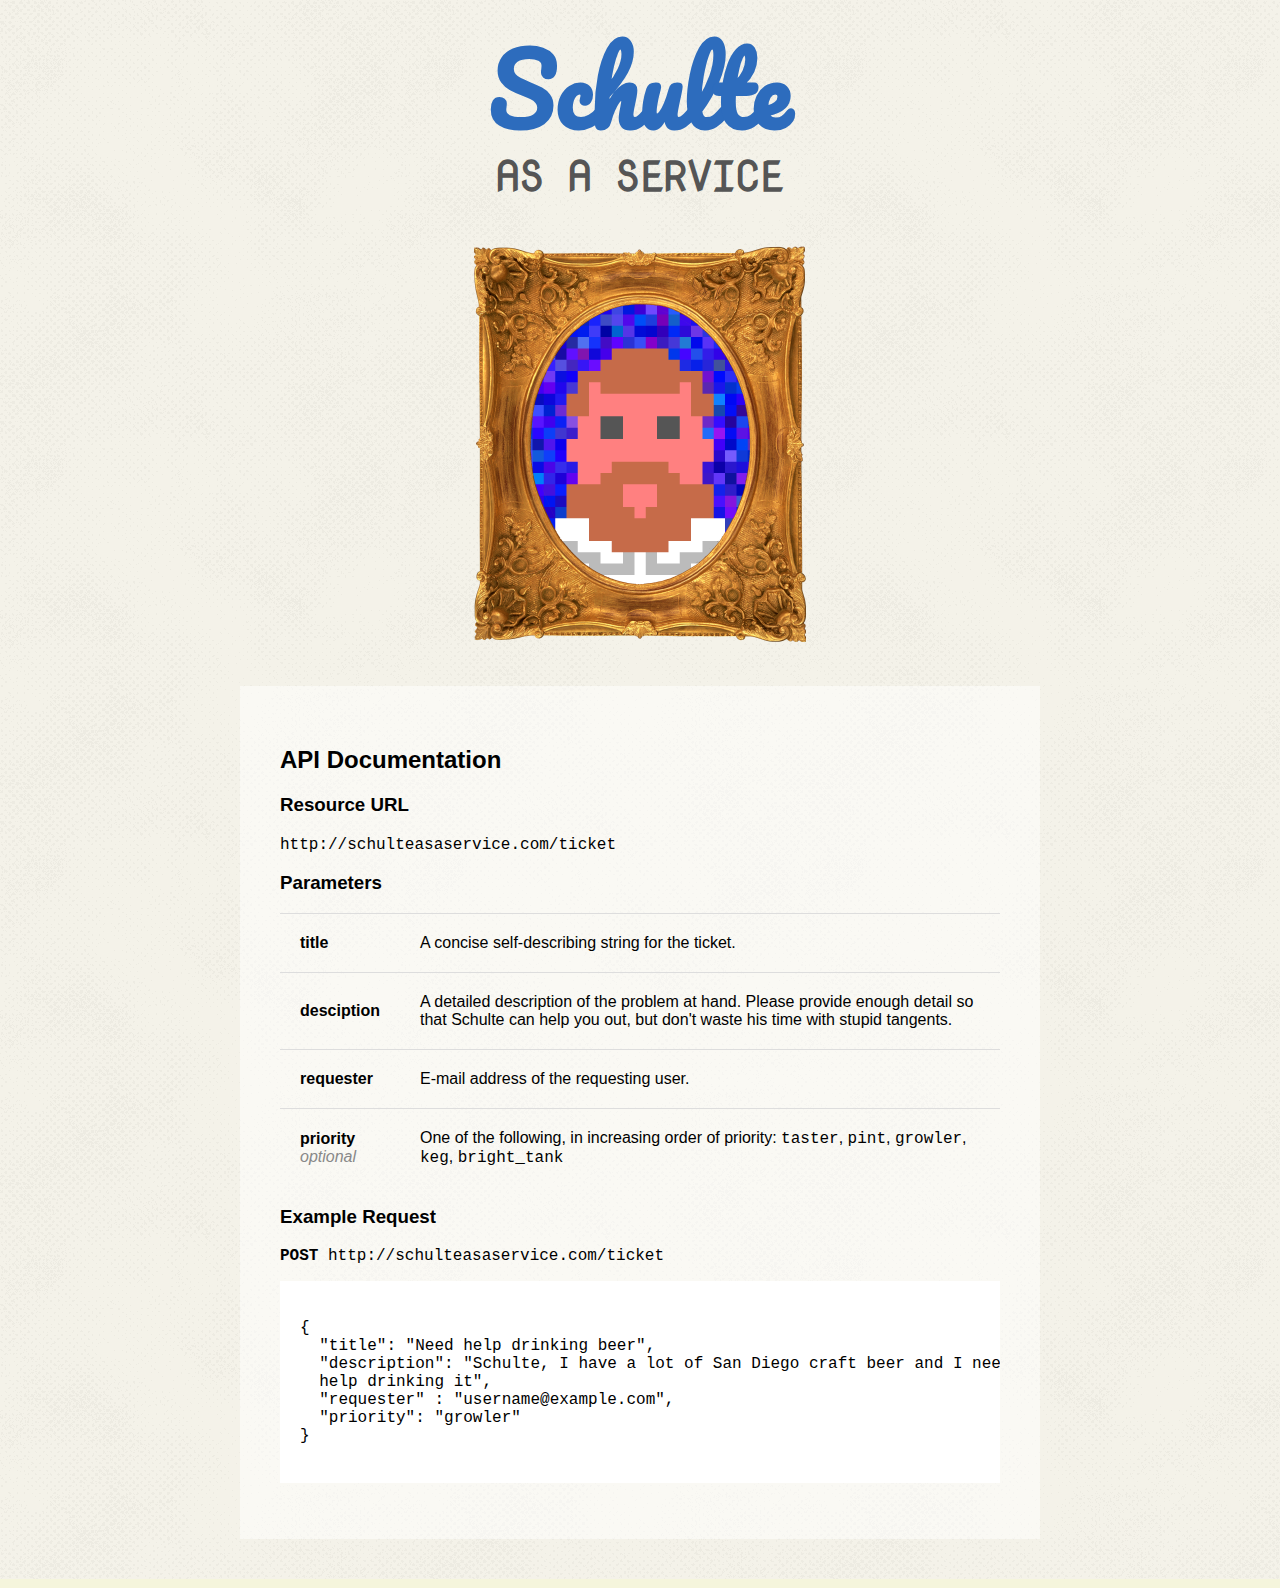
<file: index.html>
<!doctype html>
<html>
  <head>
    <title>Schulte as a Service</title>
    <link href="http://fonts.googleapis.com/css?family=Nova+Mono|Pacifico" rel="stylesheet" type="text/css">
    <link rel="stylesheet" href="assets/css/normalize.css" type="text/css" />
    <link rel="stylesheet" href="assets/css/style.css" type="text/css" />
  </head>
  <body>
    <div id="main">
      <header>
        <h1 id="title">Schulte</h1>
        <h2 id="subtitle">as a Service</h2>
        <img src="assets/images/schulte-pixel.png" alt="Chris Schulte, at your service" />
      </header>

      <section id="docs">
      <h2>API Documentation</h2>

      <h3>Resource URL</h3>
      <code>http://schulteasaservice.com/ticket</code>

      <h3>Parameters</h3>
      <table id="params">
        <tbody>
        <tr>
          <th>title</th>
          <td>A concise self-describing string for the ticket.</td>
        </tr>
        <tr>
          <th>desciption</th>
          <td>A detailed description of the problem at hand. Please provide
          enough detail so that Schulte can help you out, but don't waste his
          time with stupid tangents.</td>
        </tr>
        <tr>
          <th>requester</th>
          <td>E-mail address of the requesting user.</td>
        </tr>
        <tr>
          <th>priority <span class="optional">optional</span></th>
          <td>One of the following, in increasing order of priority:
          <code>taster</code>, <code>pint</code>, <code>growler</code>,
          <code>keg</code>, <code>bright_tank</code></td>
        </tr>
        </tbody>
      </table>

      <h3>Example Request</h3>
      <code><strong>POST</strong> http://schulteasaservice.com/ticket</code>
      <pre><code>
{
  "title": "Need help drinking beer",
  "description": "Schulte, I have a lot of San Diego craft beer and I need your
  help drinking it",
  "requester" : "username@example.com",
  "priority": "growler"
}
      </code></pre>

      </section>

    </div>
  </body>
</html>
</file>
<file: assets/css/style.css>
body {
  background: beige url(../images/halftone.png) repeat scroll center top;
}

#main {
  padding: 40px;
  margin: 0 auto;
  width: 800px;
  /*
  background-color: #fff;
  border: 2px solid #ccc;
  border-width: 0 2px;
  */
}

header {
  text-align: center;
  margin-bottom: 40px;
}

#title {
  font-family: 'Pacifico', cursive;
  font-size: 6em;
  margin: 0;
  line-height: 1em;
  color: #2D6CBD;
}

#subtitle {
  font-family: 'Nova Mono', monospace;
  text-transform: uppercase;
  font-size: 2.6em;
  margin: 0.25em 0 1em;
  color: #555;
}

#docs {
  background: rgba(255,255,255,.5);
  padding: 40px;
}

pre {
  background: #fff;
  padding: 20px;
}

#params {
  /*
  border-spacing: 20px;
  border-collapse: separate;
  */
}

#params th {
  text-align: left;
}

#params td, #params th {
  border-top: 1px solid #ddd;
  padding: 20px;
}

span.optional {
  display: block;
  color: #888;
  font-weight: normal;
  font-style: italic;
}
</file>
